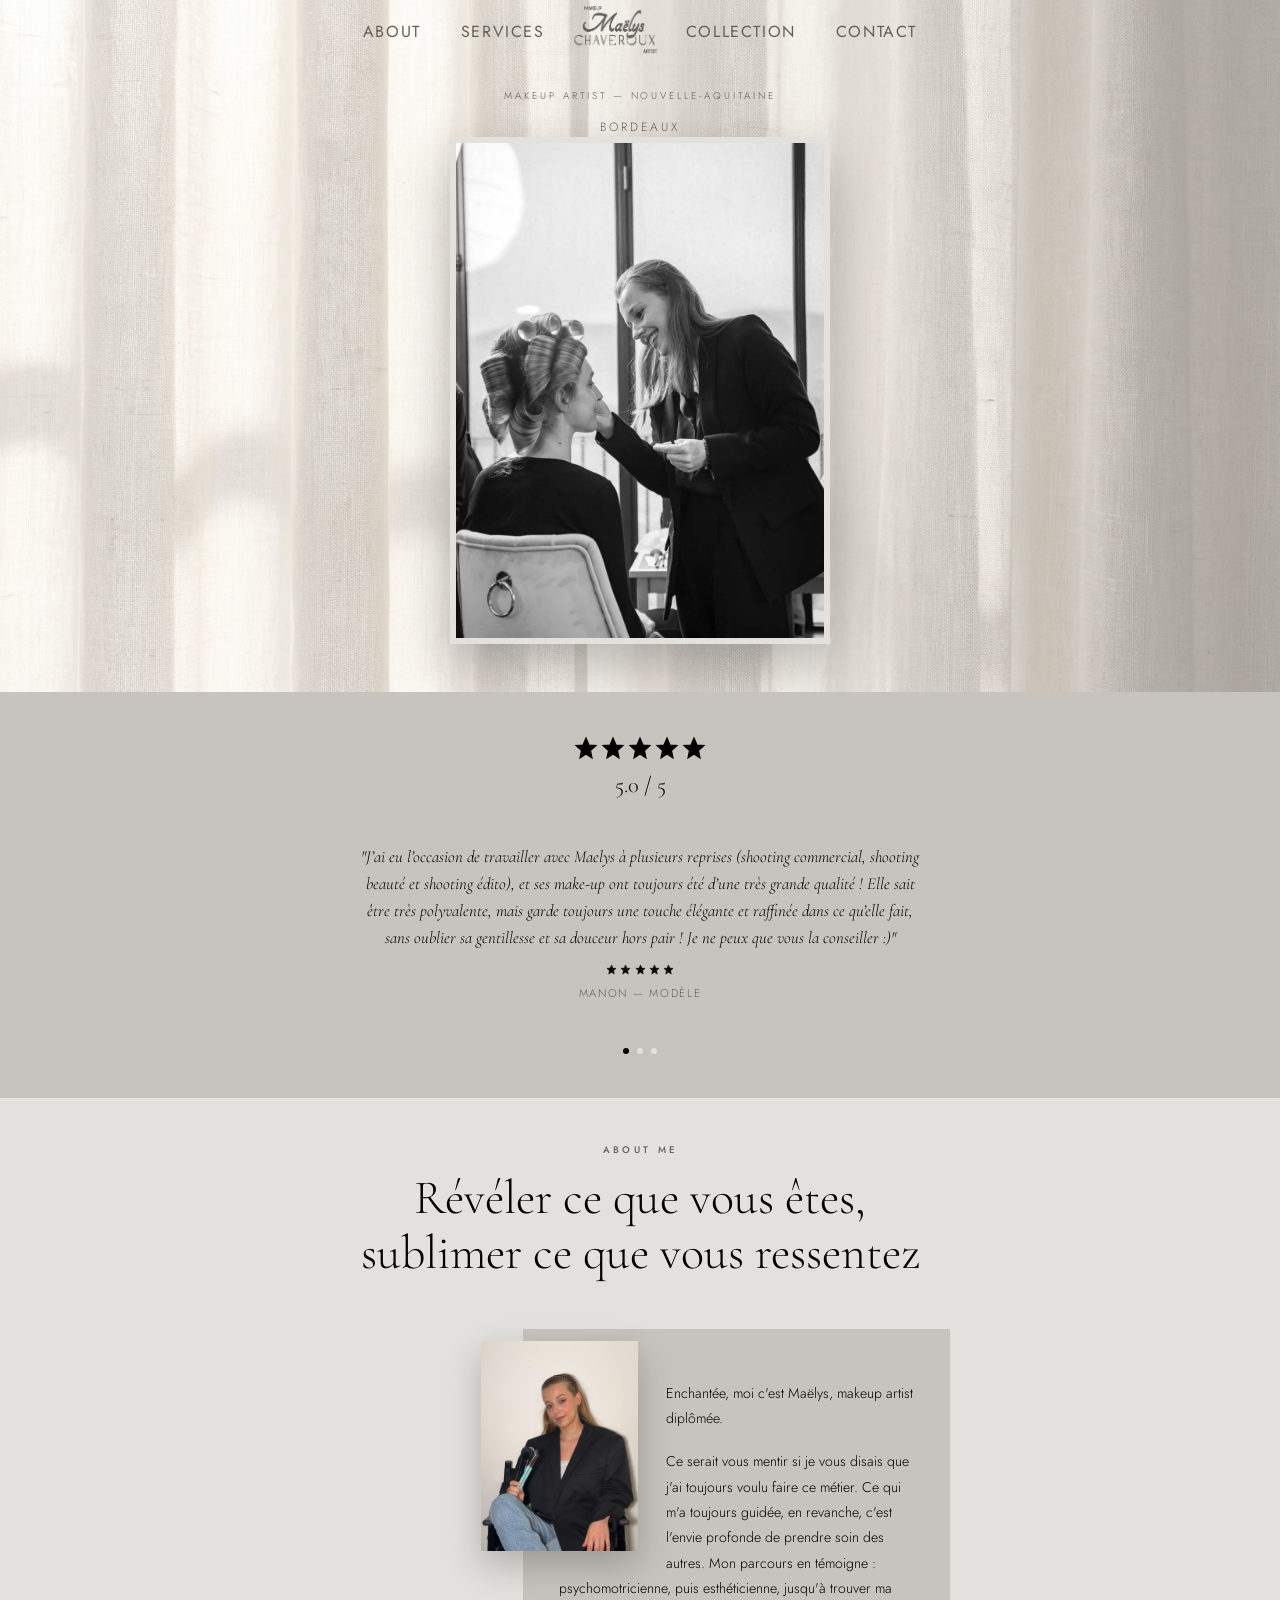
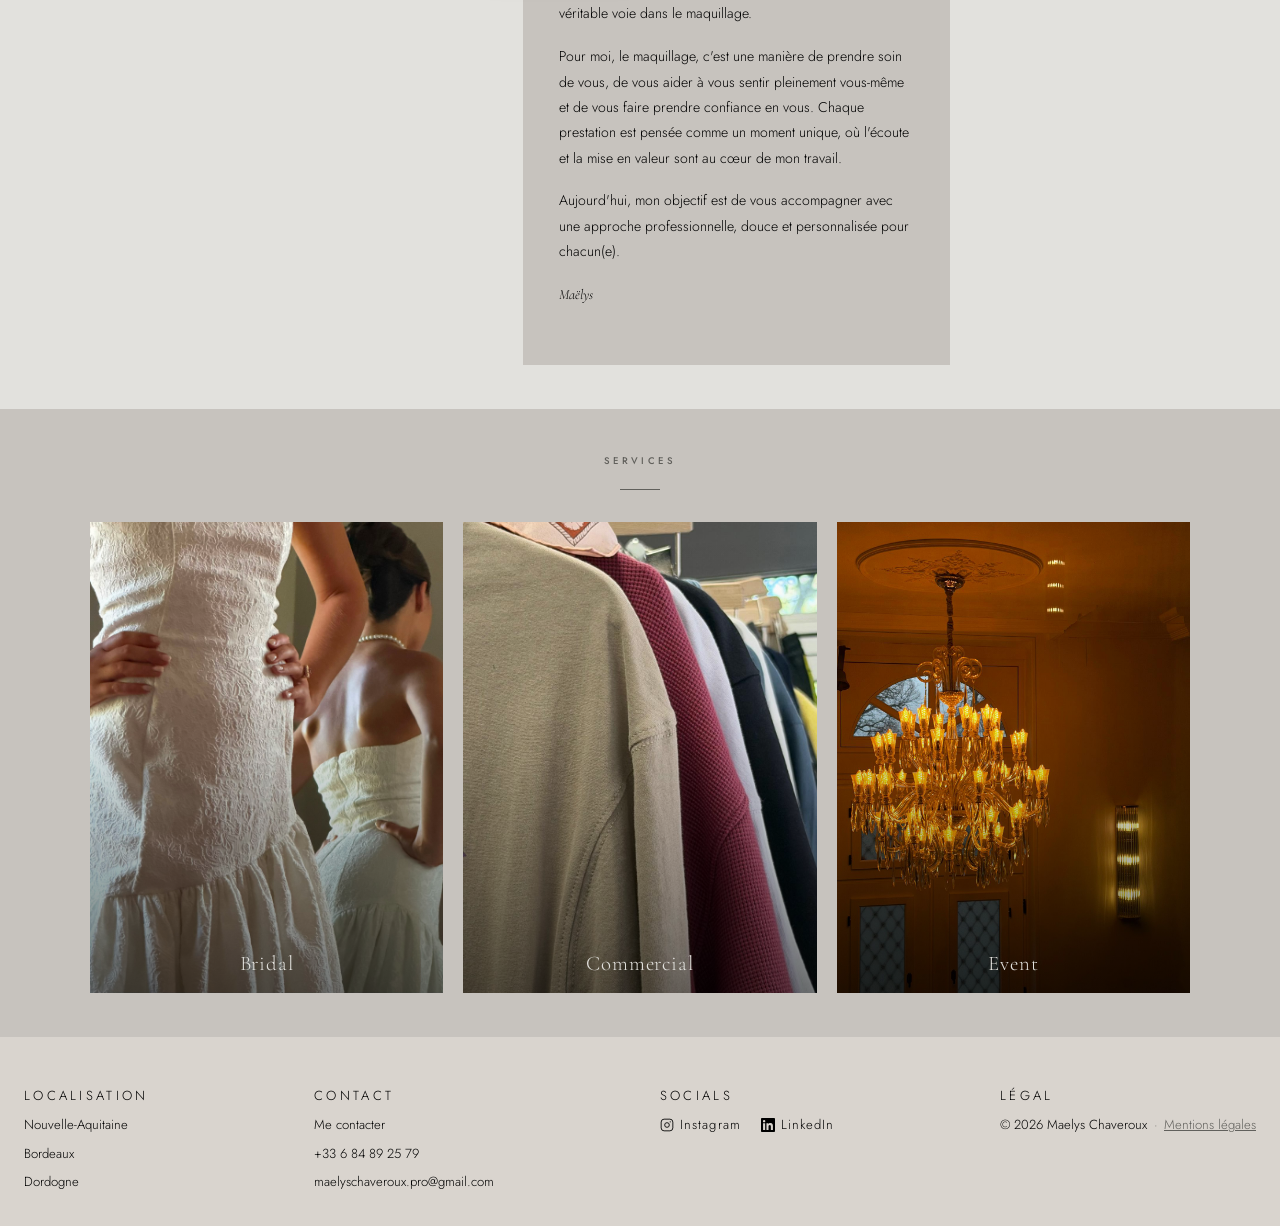
<file: index.html>
<!DOCTYPE html>
<html lang="fr">
<head>
<meta charset="UTF-8">
<meta name="viewport" content="width=device-width, initial-scale=1.0">
<title>Maelys Chaveroux — Makeup Artist Mariage & Shooting | Bordeaux</title>
<meta name="description" content="Maelys Chaveroux, Makeup Artist professionnelle en Nouvelle-Aquitaine. Spécialiste maquillage mariage et shooting photo à Bordeaux.">
<link rel="preconnect" href="https://fonts.googleapis.com">
<link rel="preconnect" href="https://fonts.gstatic.com" crossorigin>
<link href="https://fonts.googleapis.com/css2?family=Cormorant+Garamond:ital,wght@0,300;0,400;0,500;0,600;1,300;1,400&family=Jost:wght@200;300;400&display=swap" rel="stylesheet">
<link rel="stylesheet" href="style.css">
</head>
<body>

<!-- HERO -->
<section id="accueil">
  <!-- NAV -->
  <nav class="site-nav" id="site-nav">
    <a href="index.html#apropos" class="nav-link">About</a>
    <a href="index.html#services" class="nav-link">Services</a>
    <a href="index.html" class="nav-logo">
      <img src="Images/Logo.png" alt="Maelys Chaveroux — Makeup Artist" class="nav-logo-img">
    </a>
    <a href="collection.html" class="nav-link">Collection</a>
    <a href="contact.html" class="nav-link">Contact</a>
  </nav>
  <div class="hero-content">
    <p class="hero-eyebrow">Makeup Artist — Nouvelle-Aquitaine</p>
    <p class="hero-subtitle">Bordeaux</p>
  </div>
  <div class="hero-front-img-wrap">
    <!-- Image supplémentaire centrée, devant : remplacez Images/portrait-hero.jpeg -->
    <img src="Images/Maelys.jpeg" alt="Maelys Chaveroux, makeup artist">
  </div>
  
</section>

<!-- AVIS -->
<section id="avis" class="fade-in">
  <div class="avis-note-globale">
    <div class="stars" id="avis-note-globale-stars"></div>
    <span class="avis-note-chiffre" id="avis-note-chiffre"></span>
  </div>
  <div class="avis-carousel" id="avis-carousel"></div>
  <div class="avis-dots" id="avis-dots"></div>
</section>

<!-- À PROPOS -->
<section id="apropos" class="fade-in">
  <p class="section-label">About me</p>
  <h2 class="section-title">Révéler ce que vous êtes,<br>sublimer ce que vous ressentez</h2>
  <div class="about-stack">
    <div class="about-content">
      <div class="about-photo-card">
        <img src="Images/aboutmeimage.jpeg" alt="Maelys Chaveroux">
      </div>
      <p>Enchantée, moi c'est Maëlys, makeup artist diplômée.</p>
      <p>Ce serait vous mentir si je vous disais que j'ai toujours voulu faire ce métier. Ce qui m'a toujours guidée, en revanche, c'est l'envie profonde de prendre soin des autres. Mon parcours en témoigne : psychomotricienne, puis esthéticienne, jusqu'à trouver ma véritable voie dans le maquillage.</p>
      <p>Pour moi, le maquillage, c'est une manière de prendre soin de vous, de vous aider à vous sentir pleinement vous-même et de vous faire prendre confiance en vous. Chaque prestation est pensée comme un moment unique, où l'écoute et la mise en valeur sont au cœur de mon travail.</p>
      <p>Aujourd'hui, mon objectif est de vous accompagner avec une approche professionnelle, douce et personnalisée pour chacun(e).</p>
      <p class="about-signature">Maëlys</p>
    </div>
  </div>
</section>

<!-- SERVICES -->
<section id="services" class="fade-in">
  <p class="section-label">Services</p>
  <div class="divider"></div>
  <div class="services-grid">
    <a class="service-card" href="Brochures/bridal.pdf" target="_blank" rel="noopener">
      <img src="Images/service-bridal.jpeg" alt="Bridal">
      <div class="service-overlay"><span class="service-name">Bridal</span></div>
    </a>
    <a class="service-card" href="Brochures/commercial.pdf" target="_blank" rel="noopener">
      <img src="Images/service-commercial.jpeg" alt="Commercial">
      <div class="service-overlay"><span class="service-name">Commercial</span></div>
    </a>
    <a class="service-card" href="Brochures/event.pdf" target="_blank" rel="noopener">
      <img src="Images/service-event.jpeg" alt="Event">
      <div class="service-overlay"><span class="service-name">Event</span></div>
    </a>
  </div>
</section>

<!-- FOOTER -->
<footer class="site-footer">
  <div class="footer-block">
    <span class="footer-label">Localisation</span>
    <span>Nouvelle-Aquitaine</span>
    <span>Bordeaux</span>
    <span>Dordogne</span>
  </div>
  <div class="footer-block">
    <span class="footer-label">Contact</span>
    <a href="contact.html">Me contacter</a>
    <a href="tel:+33684892579">+33 6 84 89 25 79</a>
    <a href="mailto:maelyschaveroux.pro@gmail.com">maelyschaveroux.pro@gmail.com</a>
  </div>
  <div class="footer-block">
    <span class="footer-label">Socials</span>
    <div class="footer-socials">
      <a href="https://www.instagram.com/maelys.muapro" target="_blank" rel="noopener" class="footer-social-link">
        <svg width="14" height="14" viewBox="0 0 24 24" fill="none" stroke="currentColor" stroke-width="1.5"><rect x="2" y="2" width="20" height="20" rx="5"/><circle cx="12" cy="12" r="4"/><circle cx="17.5" cy="6.5" r="1" fill="currentColor" stroke="none"/></svg>
        Instagram
      </a>
      <a href="https://www.linkedin.com/in/ma%C3%ABlys-chaveroux-3a135b270/" target="_blank" rel="noopener" class="footer-social-link">
        <svg width="14" height="14" viewBox="0 0 24 24" fill="currentColor"><path d="M20.447 20.452h-3.554v-5.569c0-1.328-.027-3.037-1.852-3.037-1.853 0-2.136 1.445-2.136 2.939v5.667H9.351V9h3.414v1.561h.046c.477-.9 1.637-1.85 3.37-1.85 3.601 0 4.267 2.37 4.267 5.455v6.286zM5.337 7.433a2.062 2.062 0 01-2.063-2.065 2.064 2.064 0 112.063 2.065zm1.782 13.019H3.555V9h3.564v11.452zM22.225 0H1.771C.792 0 0 .774 0 1.729v20.542C0 23.227.792 24 1.771 24h20.451C23.2 24 24 23.227 24 22.271V1.729C24 .774 23.2 0 22.222 0h.003z"/></svg>
        LinkedIn
      </a>
    </div>
  </div>
  <div class="footer-block">
    <span class="footer-label">Légal</span>
    <div class="footer-legal">
      <span>© 2026 Maelys Chaveroux</span>
      <span class="footer-sep">·</span>
      <a href="#" onclick="openModal('mentions');return false;">Mentions légales</a>
    </div>
  </div>
</footer>

<!-- MODALE MENTIONS LÉGALES -->
<div class="modal-overlay" id="modal-mentions">
  <div class="modal-box">
    <button class="modal-close" aria-label="Fermer">✕</button>
    <h2>Mentions légales</h2>
    <h3>Édition du site</h3>
    <p>Le présent site est édité par Chaveroux Maelys, exerçant sous l'enseigne MaelysChaveroux, Entrepreneur Individuel, domicilié(e) a Cenon (33150), immatriculé(e) au Registre National des Entreprises (RNE) sous le numéro SIRET [en cours].</p>
    <h3>TVA</h3>
    <p>Numéro de TVA intracommunautaire : [TVA non applicable, art. 293 B du CGI].</p>
    <h3>Directeur de la publication</h3>
    <p>Maelys Chaveroux</p>
    <h3>Contact</h3>
    <p>maelyschaveroux.pro@gmail.com / +33 6 84 89 25 79</p>
    <h3>Hébergement</h3>
    <p>Le site est hébergé par GitHub Inc., dont le siège social est situé au 88 Colin P. Kelly Jr. St., San Francisco, CA 94107, États-Unis (<a href="https://support.github.com" target="_blank" rel="noopener">https://support.github.com</a>).</p>
    <h3>Propriété intellectuelle</h3>
    <p>L'ensemble des contenus présents sur ce site (photos de réalisations, textes, graphismes, logos) sont la propriété exclusive de Maelys Chaveroux. Toute reproduction, représentation ou diffusion, en tout ou partie, sans autorisation préalable écrite est strictement interdite.</p>
    <h3>Données personnelles et cookies</h3>
    <p>Ce site est un portfolio purement informatif. Il ne collecte aucune donnée personnelle et n'utilise aucun cookie de suivi ou de mesure d'audience.</p>
  </div>
</div>

<script src="script.js"></script>
</body>
</html>
</file>
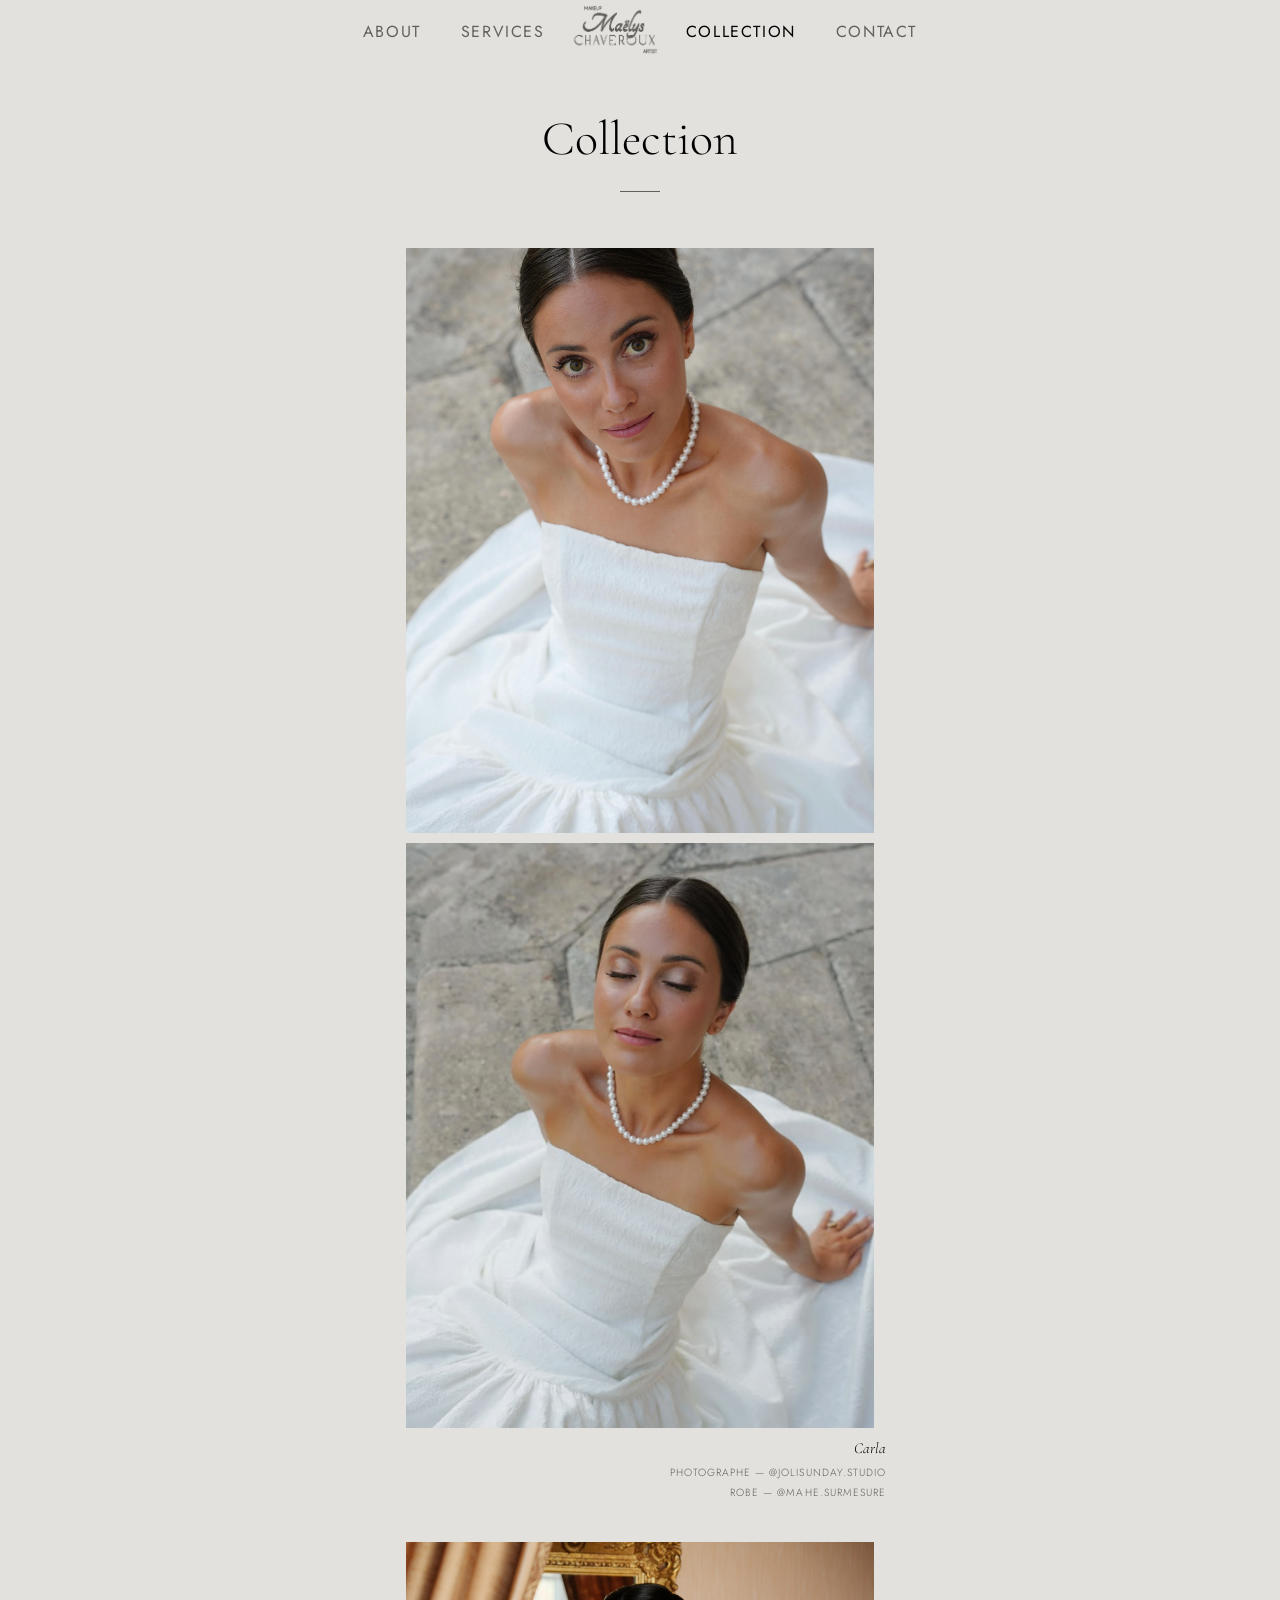
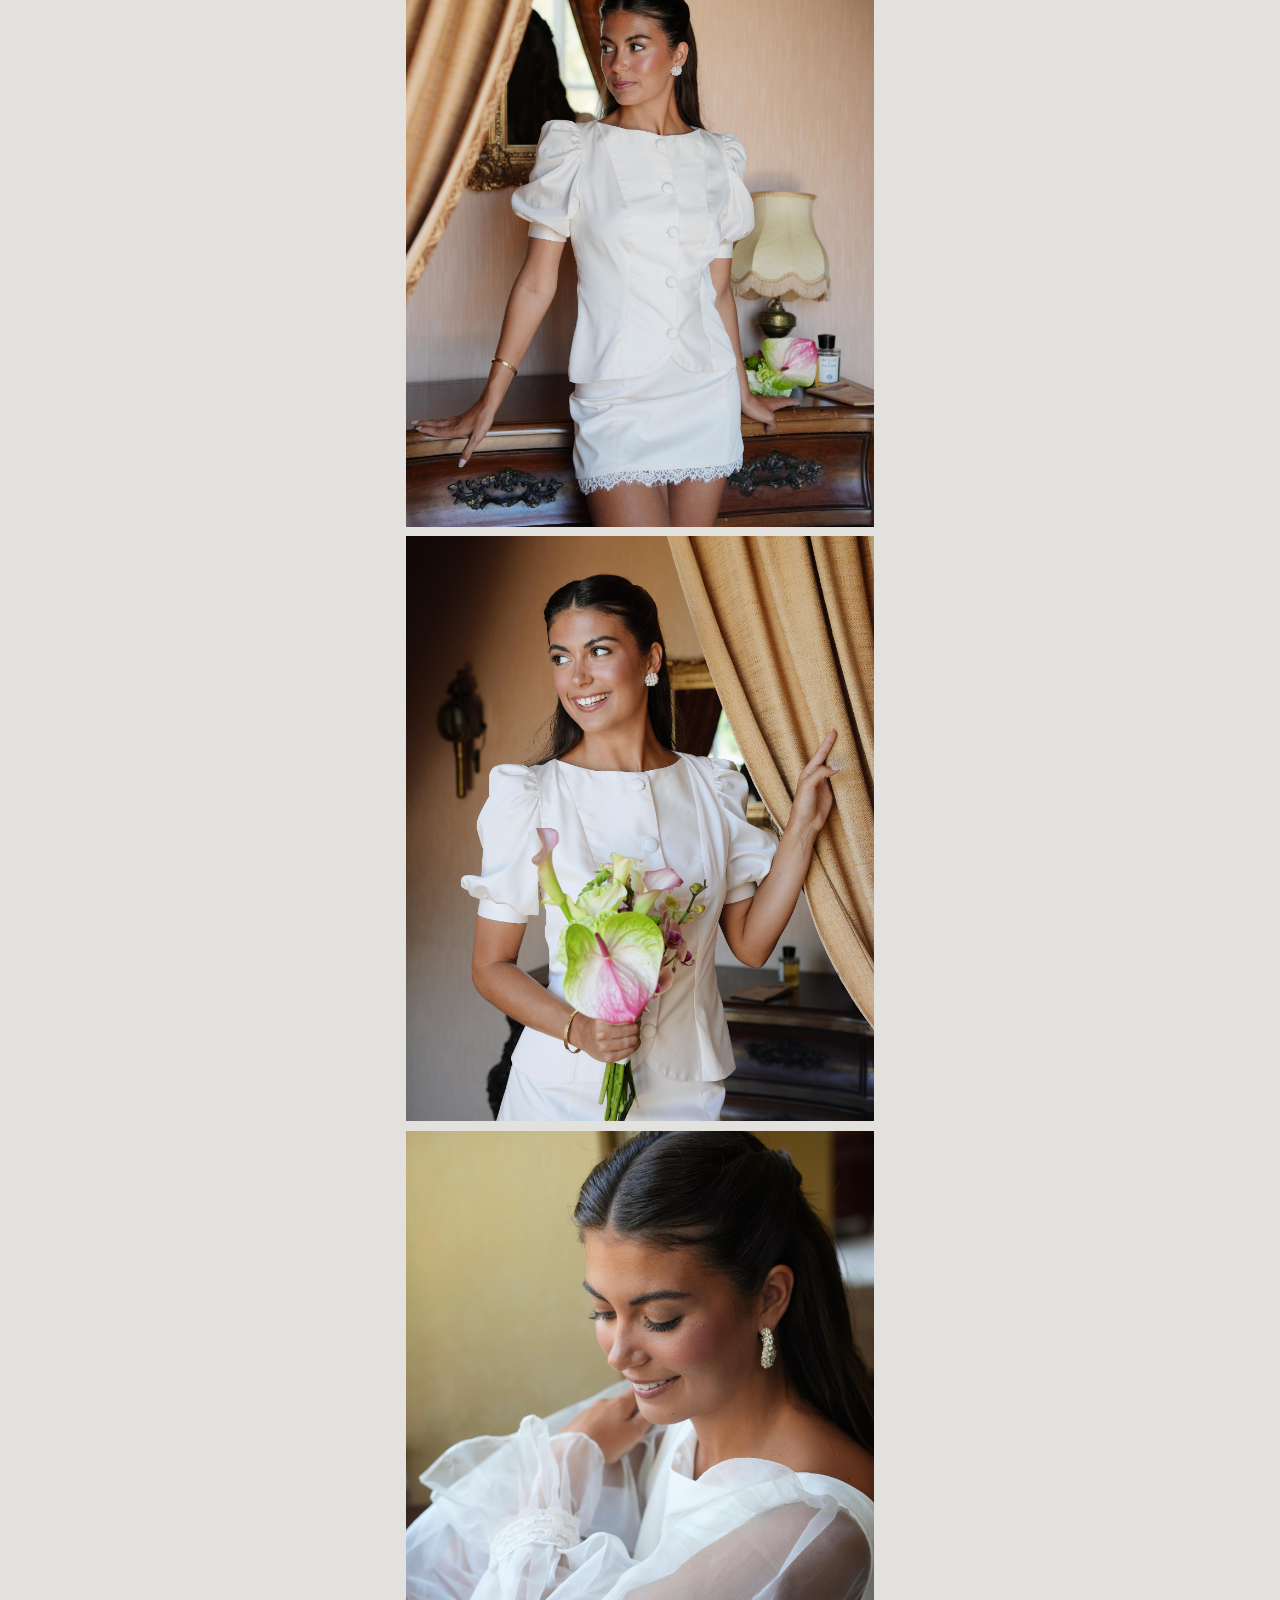
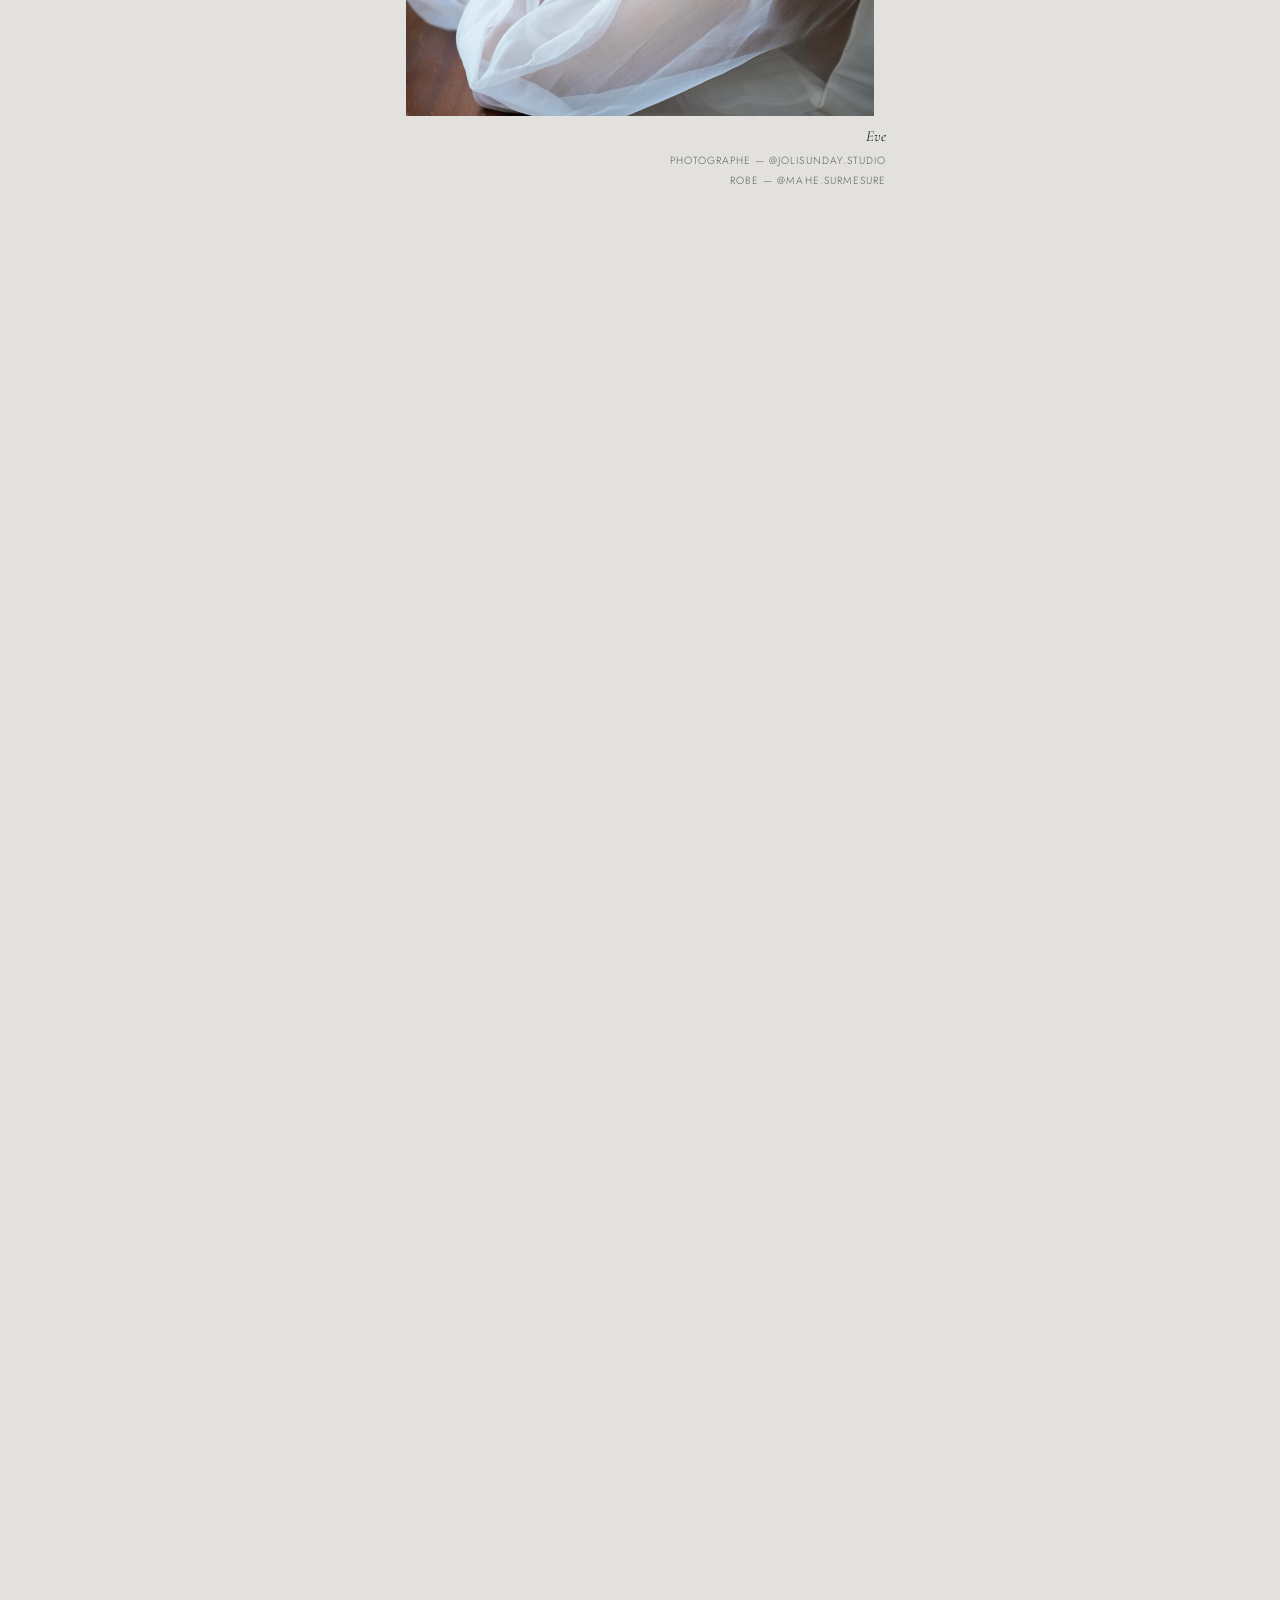
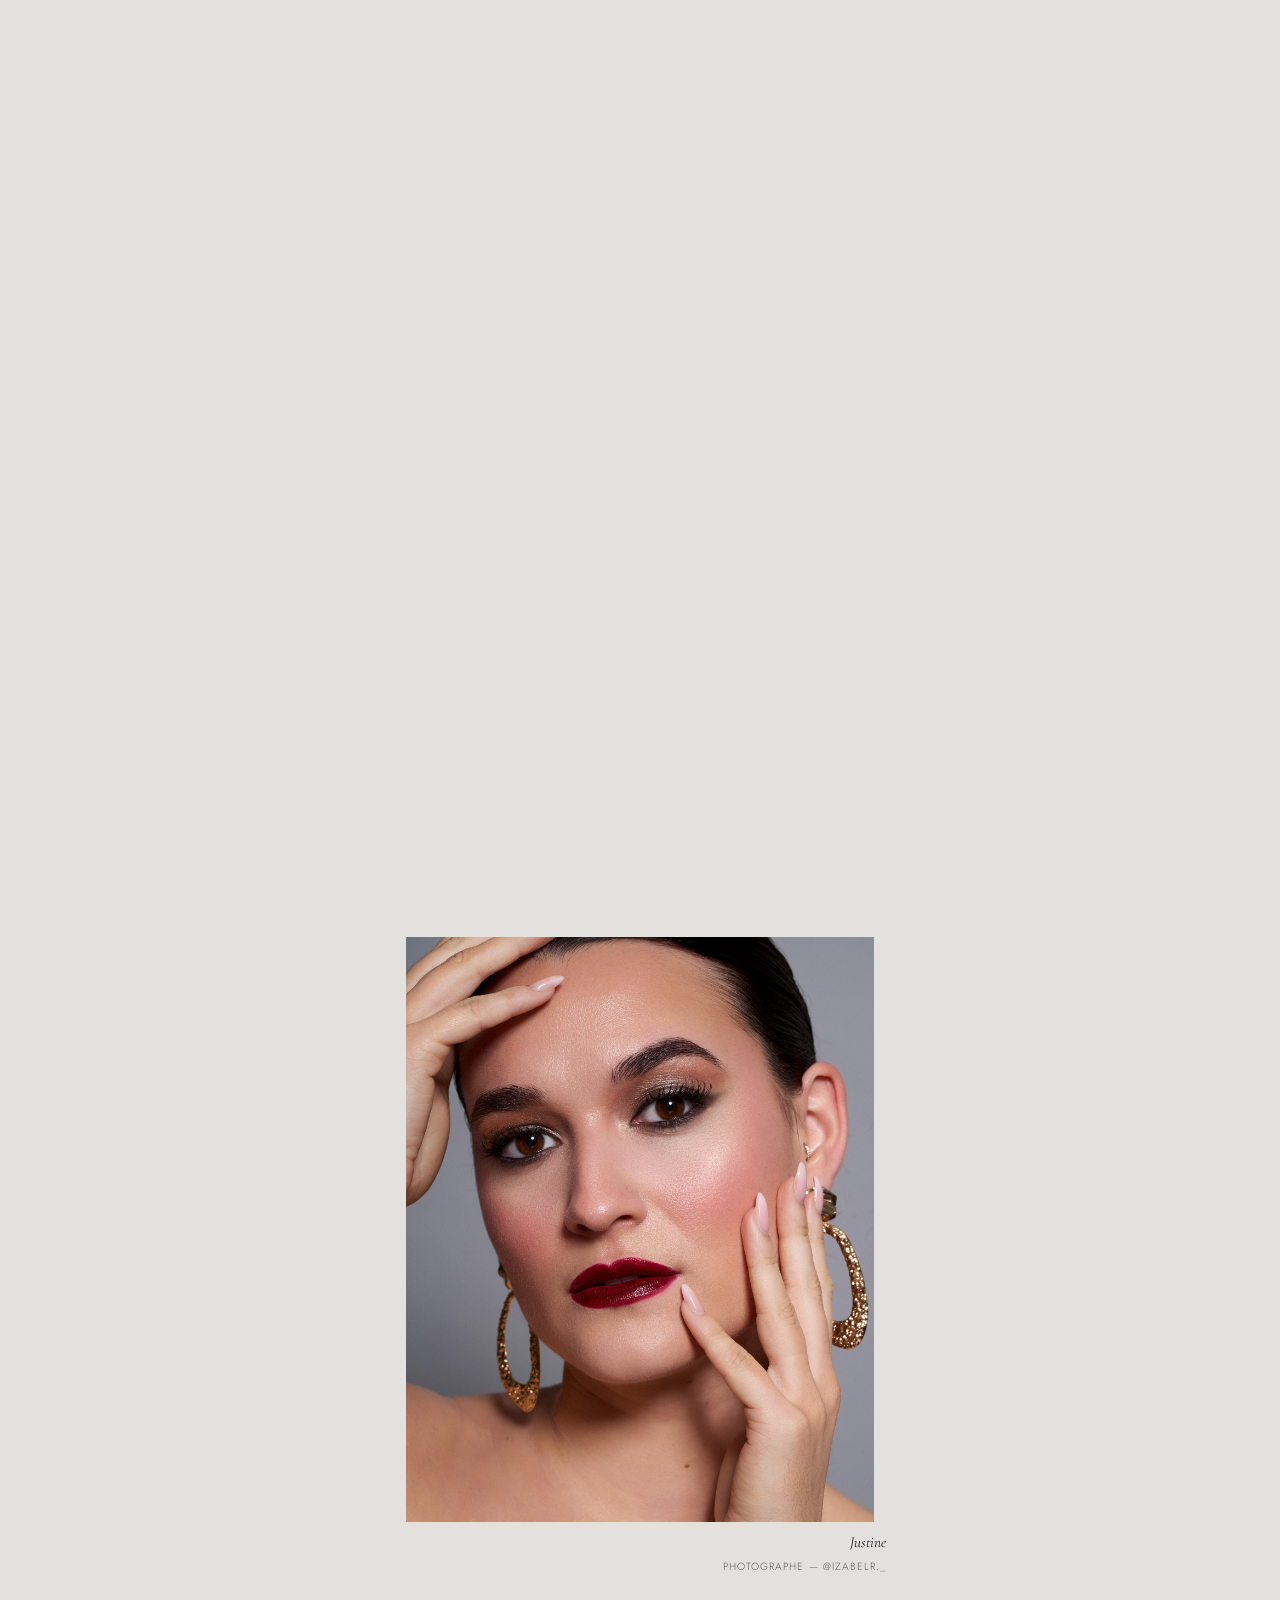
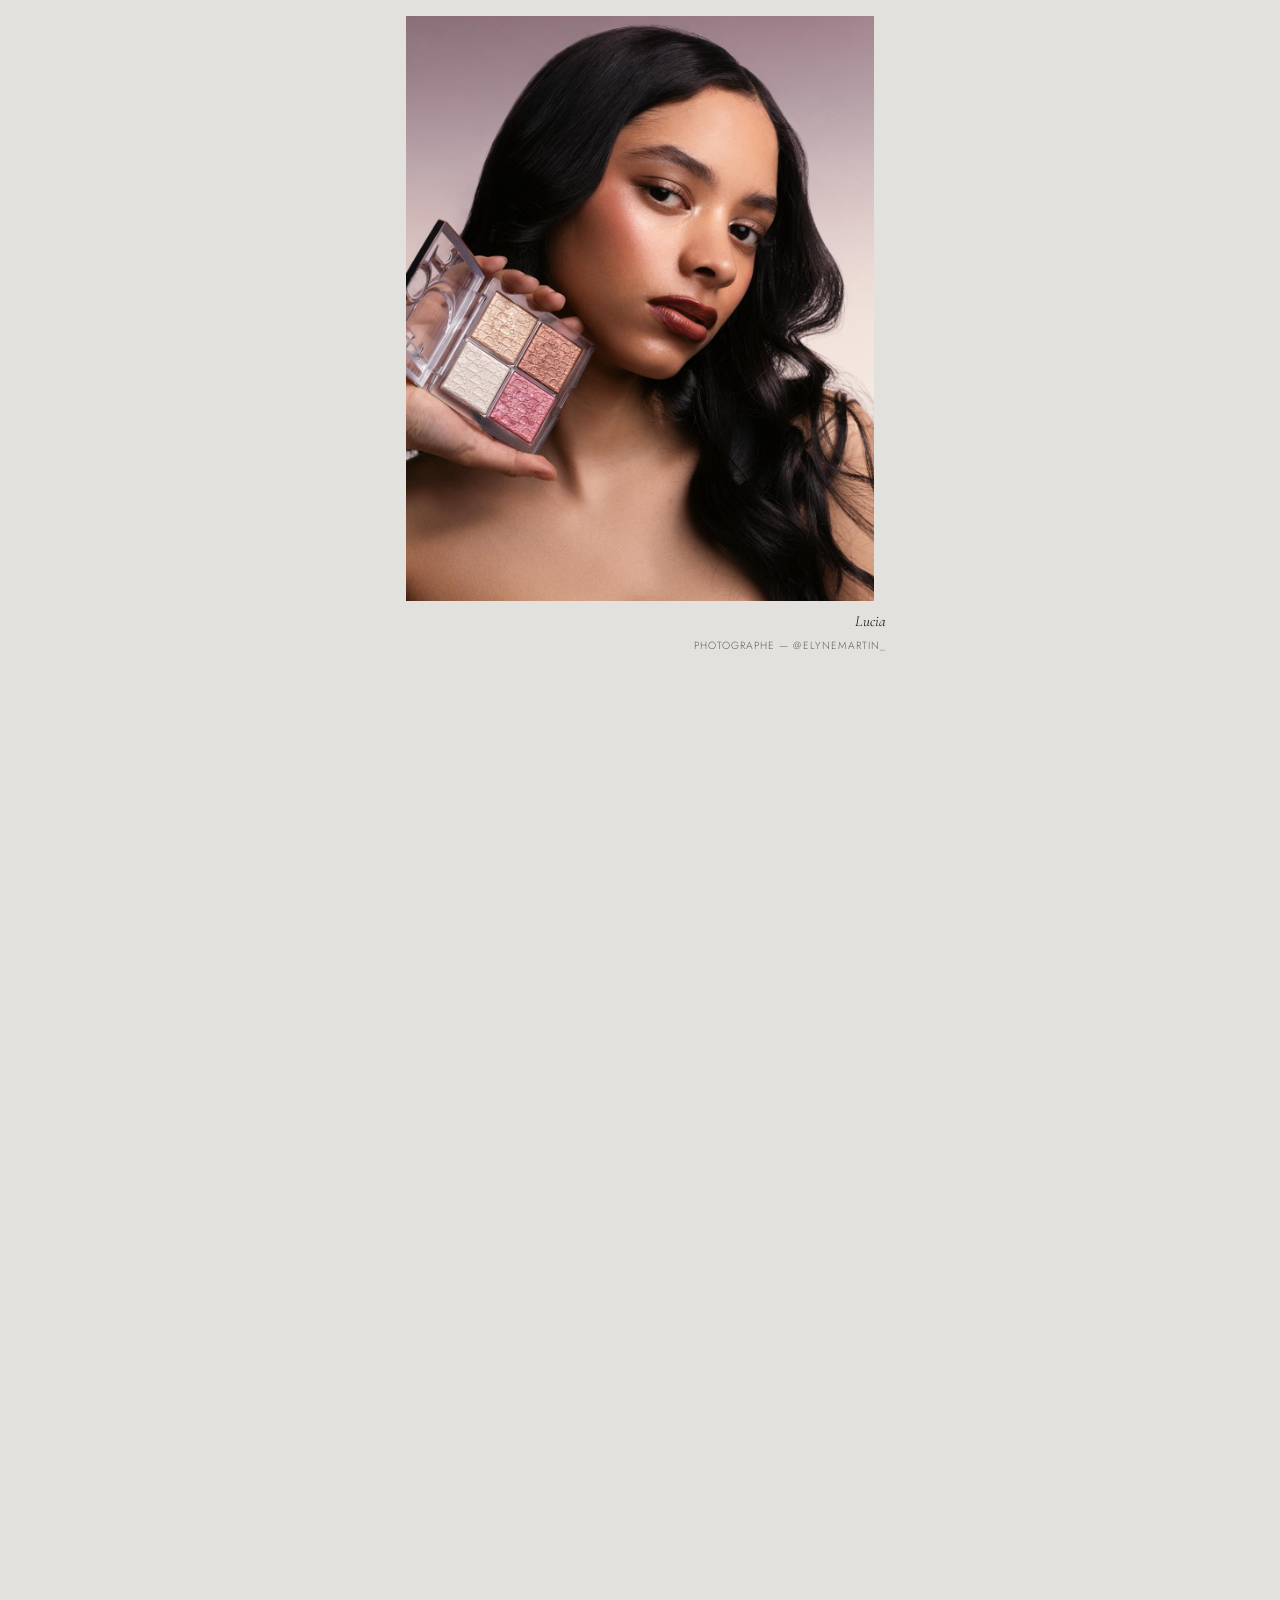
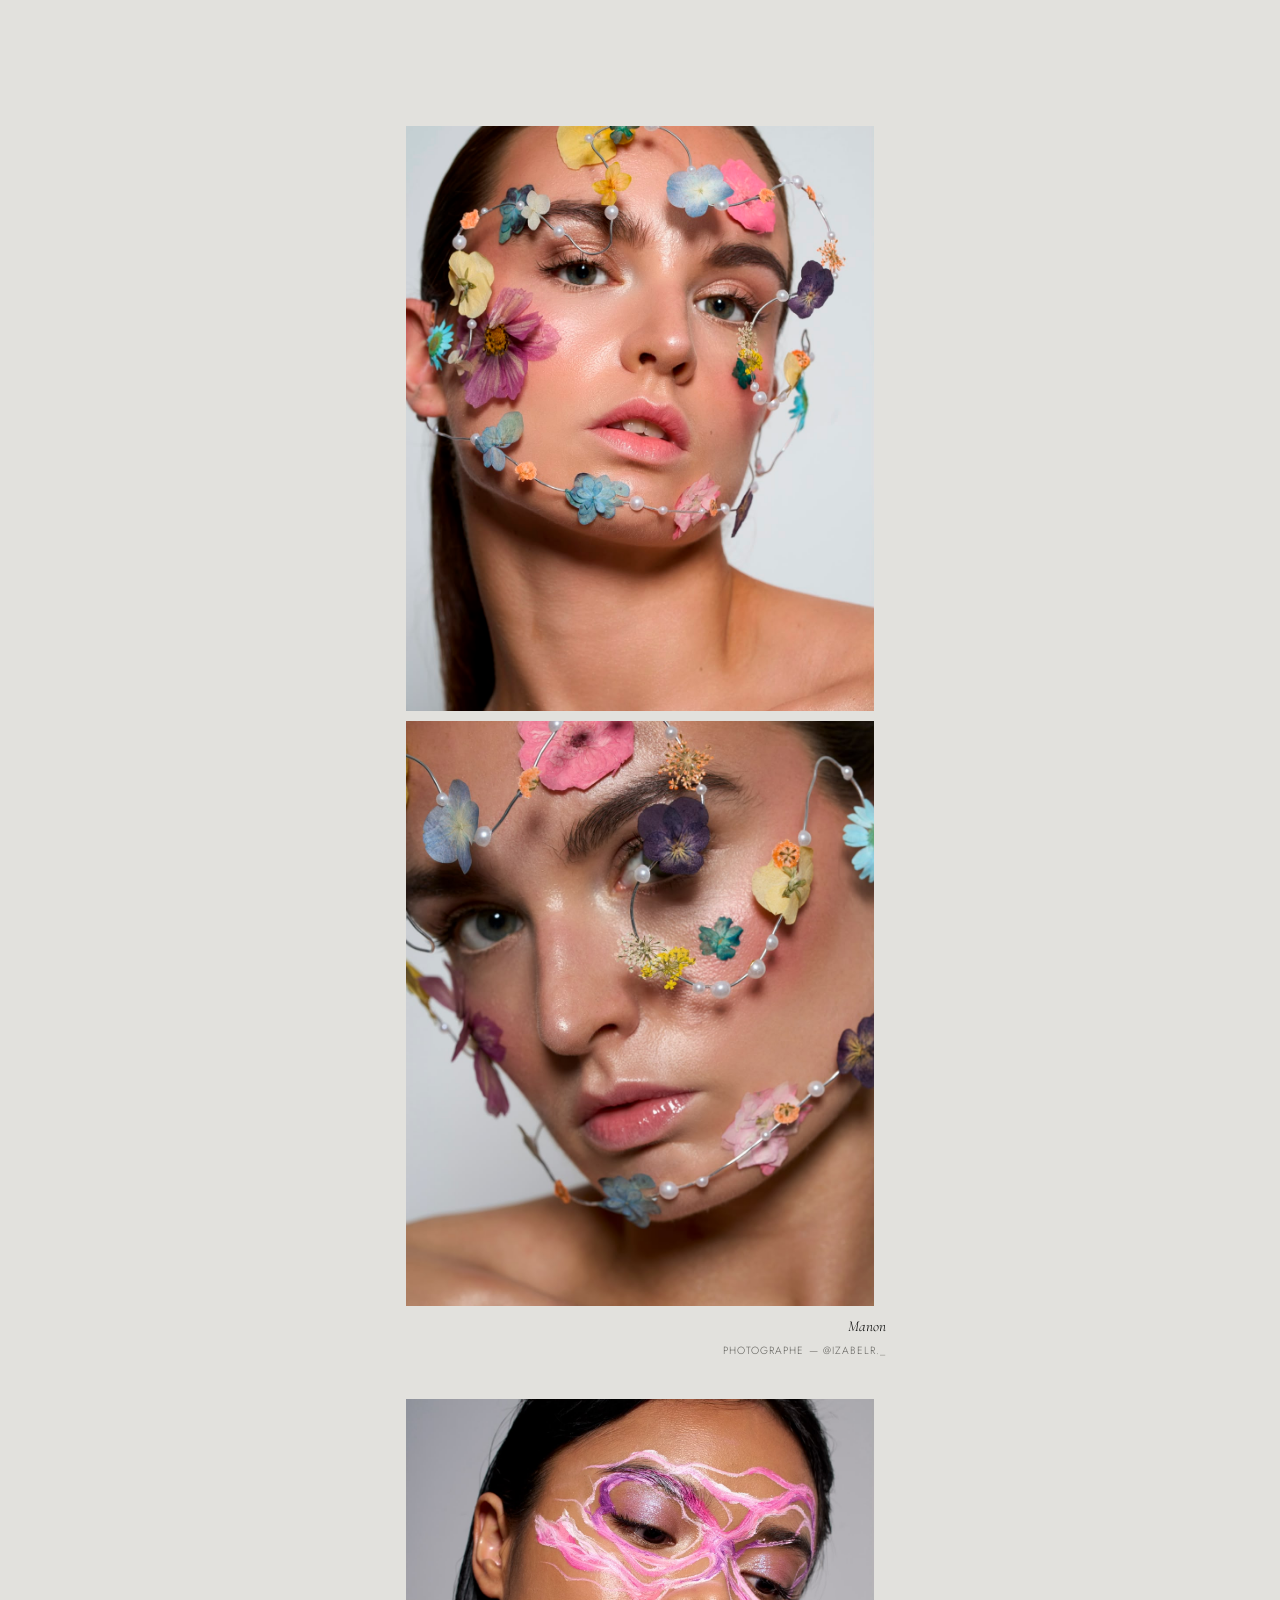
<file: collection.html>
<!DOCTYPE html>
<html lang="fr">
<head>
<meta charset="UTF-8">
<meta name="viewport" content="width=device-width, initial-scale=1.0">
<title>Collection — Maelys Chaveroux Makeup Artist</title>
<link rel="preconnect" href="https://fonts.googleapis.com">
<link rel="preconnect" href="https://fonts.gstatic.com" crossorigin>
<link href="https://fonts.googleapis.com/css2?family=Cormorant+Garamond:ital,wght@0,300;0,400;0,500;0,600;1,300;1,400&family=Jost:wght@200;300;400&display=swap" rel="stylesheet">
<link rel="stylesheet" href="style.css">
</head>
<body>

<!-- NAV -->
<nav class="site-nav" id="site-nav">
  <a href="index.html#apropos" class="nav-link">About</a>
  <a href="index.html#services" class="nav-link">Services</a>
  <a href="index.html" class="nav-logo">
    <img src="Images/Logo.png" alt="Maelys Chaveroux — Makeup Artist" class="nav-logo-img">
  </a>
  <a href="collection.html" class="nav-link active">Collection</a>
  <a href="contact.html" class="nav-link">Contact</a>
</nav>

<section id="collection-hero">
  <h1 class="section-title">Collection</h1>
  <div class="divider"></div>
</section>

<!-- GROUPES DE PHOTOS
     Chaque .collection-group = une prestation. Ajoutez/retirez des <img> selon le nombre de photos,
     et modifiez les deux lignes de légende (modèle/mariée, puis photographe ou autre).

     CALIBRAGE DU CADRAGE : chaque <img> est affichée dans un rectangle fixe (aperçu recadré).
     Changez sa classe pour ajuster quelle partie de la photo reste visible :
       class="pos-top"    → cadrage vers le haut de la photo (utile si le visage est en haut)
       class="pos-center" → cadrage centré (par défaut)
       class="pos-bottom" → cadrage vers le bas de la photo -->
<div class="collection-groups">

  <div class="collection-group fade-in">
    <img src="Images/carla1.jpeg" alt="Carla" class="pos-center">
    <img src="Images/carla2.jpeg" alt="Carla" class="pos-center">
    <div class="collection-caption">
      <span class="caption-name">Carla</span>
      <span class="caption-credit">Photographe — @jolisunday.studio</span>
      <span class="caption-credit">Robe — @mahe.surmesure</span>
    </div>
  </div>

  <div class="collection-group fade-in">
    <img src="Images/eve1.jpeg" alt="Eve" class="pos-center">
    <img src="Images/eve2.jpeg" alt="Eve" class="pos-center">
    <img src="Images/eve3.jpeg" alt="Eve" class="pos-center">
    <div class="collection-caption">
      <span class="caption-name">Eve</span>
      <span class="caption-credit">Photographe — @jolisunday.studio</span>
      <span class="caption-credit">Robe — @mahe.surmesure</span>
    </div>
  </div>

  <div class="collection-group fade-in">
    <img src="Images/mathea1.jpeg" alt="Mathea" class="pos-center">
    <img src="Images/mathea2.jpeg" alt="Mathea" class="pos-center">
    <div class="collection-caption">
      <span class="caption-name">Mathea</span>
      <span class="caption-credit">Photographe — @constance_photographe</span>
      <span class="caption-credit">Robe — @maisonncv</span>
    </div>
  </div>

  <div class="collection-group fade-in">
    <img src="Images/laura1.jpeg" alt="Laura" class="pos-center">
    <div class="collection-caption">
      <span class="caption-name">Laura</span>
      <span class="caption-credit">Photographe — @constance_photographe</span>
      <span class="caption-credit">Robe — @maisonncv</span>
    </div>
  </div>

  <div class="collection-group fade-in">
    <img src="Images/marine1.jpeg" alt="Marine" class="pos-center">
    <div class="collection-caption">
      <span class="caption-name">Marine</span>
      <span class="caption-credit">Photographe — @constance_photographe</span>
      <span class="caption-credit">Robe — @maisonncv</span>
    </div>
  </div>

  <div class="collection-group fade-in">
    <img src="Images/elodie1.jpeg" alt="Elodie" class="pos-center">
    <img src="Images/elodie2.jpeg" alt="Elodie" class="pos-center">
    <img src="Images/elodie3.jpeg" alt="Elodie" class="pos-center">
    <div class="collection-caption">
      <span class="caption-name">Elodie</span>
      <span class="caption-credit">Photographe — @Izabelr._</span>
    </div>
  </div>

  <div class="collection-group fade-in">
    <img src="Images/anna1.jpeg" alt="Anna" class="pos-center">
    <img src="Images/anna2.jpeg" alt="Anna" class="pos-center">
    <div class="collection-caption">
      <span class="caption-name">Anna</span>
      <span class="caption-credit">Photographe — @elynemartin_</span>
    </div>
  </div>

  <div class="collection-group fade-in">
    <img src="Images/manon1.jpeg" alt="Manon" class="pos-center">
    <img src="Images/manon2.jpeg" alt="Manon" class="pos-center">
    <div class="collection-caption">
      <span class="caption-name">Manon</span>
      <span class="caption-credit">Photographe — @Izabelr._</span>
    </div>
  </div>

  <div class="collection-group fade-in">
    <img src="Images/justine1.jpeg" alt="Justine" class="pos-center">
    <div class="collection-caption">
      <span class="caption-name">Justine</span>
      <span class="caption-credit">Photographe — @Izabelr._</span>
    </div>
  </div>

  <div class="collection-group fade-in">
    <img src="Images/lucia1.jpeg" alt="Lucia" class="pos-center">
    <div class="collection-caption">
      <span class="caption-name">Lucia</span>
      <span class="caption-credit">Photographe — @elynemartin_</span>
    </div>
  </div>

  <div class="collection-group fade-in">
    <img src="Images/claire1.jpeg" alt="Claire" class="pos-center">
    <div class="collection-caption">
      <span class="caption-name">Claire</span>
      <span class="caption-credit">Photographe — @Izabelr._</span>
    </div>
  </div>

  <div class="collection-group fade-in">
    <img src="Images/elena_lola1.jpeg" alt="Elena et Lola" class="pos-center">
    <div class="collection-caption">
      <span class="caption-name">Elena &amp; Lola</span>
      <span class="caption-credit">Photographe — @Izabelr._</span>
    </div>
  </div>

  <div class="collection-group fade-in">
    <img src="Images/amelie1.jpeg" alt="Amelie" class="pos-center">
    <img src="Images/amelie2.jpeg" alt="Amelie" class="pos-center">
    <div class="collection-caption">
      <span class="caption-name">Amelie</span>
      <span class="caption-credit">Photographe — @l_oeil_de.pauline</span>
    </div>
  </div>

  <div class="collection-group fade-in">
    <img src="Images/manon3.jpeg" alt="Manon" class="pos-center">
    <img src="Images/manon4.jpeg" alt="Manon" class="pos-center">
    <div class="collection-caption">
      <span class="caption-name">Manon</span>
      <span class="caption-credit">Photographe — @Izabelr._</span>
    </div>
  </div>

  <div class="collection-group fade-in">
    <img src="Images/srey-nit1.jpeg" alt="Srey-nit" class="pos-center">
    <img src="Images/srey-nit2.jpeg" alt="Srey-nit" class="pos-center">
    <div class="collection-caption">
      <span class="caption-name">Srey-nit</span>
      <span class="caption-credit">Photographe — @Izabelr._</span>
    </div>
  </div>

  <div class="collection-group fade-in">
    <img src="Images/manon5.jpeg" alt="Manon" class="pos-center">
    <img src="Images/manon7.jpeg" alt="Manon" class="pos-center">
    <img src="Images/manon6.jpeg" alt="Manon" class="pos-center">
    <div class="collection-caption">
      <span class="caption-name">Manon</span>
      <span class="caption-credit">Photographe — @clarabaie</span>
    </div>
  </div>

</div>

<!-- FOOTER -->
<footer class="site-footer">
  <div class="footer-block">
    <span class="footer-label">Localisation</span>
    <span>Nouvelle-Aquitaine</span>
    <span>Bordeaux</span>
    <span>Dordogne</span>
  </div>
  <div class="footer-block">
    <span class="footer-label">Contact</span>
    <a href="contact.html">Me contacter</a>
    <a href="tel:+33684892579">+33 6 84 89 25 79</a>
    <a href="mailto:maelyschaveroux.pro@gmail.com">maelyschaveroux.pro@gmail.com</a>
  </div>
  <div class="footer-block">
    <span class="footer-label">Socials</span>
    <div class="footer-socials">
      <a href="https://www.instagram.com/maelys.muapro" target="_blank" rel="noopener" class="footer-social-link">
        <svg width="14" height="14" viewBox="0 0 24 24" fill="none" stroke="currentColor" stroke-width="1.5"><rect x="2" y="2" width="20" height="20" rx="5"/><circle cx="12" cy="12" r="4"/><circle cx="17.5" cy="6.5" r="1" fill="currentColor" stroke="none"/></svg>
        Instagram
      </a>
      <a href="https://www.linkedin.com/in/ma%C3%ABlys-chaveroux-3a135b270/" target="_blank" rel="noopener" class="footer-social-link">
        <svg width="14" height="14" viewBox="0 0 24 24" fill="currentColor"><path d="M20.447 20.452h-3.554v-5.569c0-1.328-.027-3.037-1.852-3.037-1.853 0-2.136 1.445-2.136 2.939v5.667H9.351V9h3.414v1.561h.046c.477-.9 1.637-1.85 3.37-1.85 3.601 0 4.267 2.37 4.267 5.455v6.286zM5.337 7.433a2.062 2.062 0 01-2.063-2.065 2.064 2.064 0 112.063 2.065zm1.782 13.019H3.555V9h3.564v11.452zM22.225 0H1.771C.792 0 0 .774 0 1.729v20.542C0 23.227.792 24 1.771 24h20.451C23.2 24 24 23.227 24 22.271V1.729C24 .774 23.2 0 22.222 0h.003z"/></svg>
        LinkedIn
      </a>
    </div>
  </div>
  <div class="footer-block">
    <span class="footer-label">Légal</span>
    <div class="footer-legal">
      <span>© 2026 Maelys Chaveroux</span>
      <span class="footer-sep">·</span>
      <a href="index.html#" onclick="openModal('mentions');return false;">Mentions légales</a>
    </div>
  </div>
</footer>

<!-- LIGHTBOX -->
<div class="lightbox" id="lightbox">
  <div class="lightbox-header">
    <button class="lightbox-close" onclick="closeLightbox()" aria-label="Fermer">✕</button>
  </div>
  <div class="lightbox-main">
    <button class="lightbox-nav prev" onclick="navLightbox(-1)" aria-label="Précédent">‹</button>
    <div id="lightbox-img-container"></div>
    <button class="lightbox-nav next" onclick="navLightbox(1)" aria-label="Suivant">›</button>
  </div>
</div>

<!-- MODALE MENTIONS LÉGALES (répétée pour être accessible depuis cette page) -->
<div class="modal-overlay" id="modal-mentions">
  <div class="modal-box">
    <button class="modal-close" aria-label="Fermer">✕</button>
    <h2>Mentions légales</h2>
    <h3>Édition du site</h3>
    <p>Le présent site est édité par Chaveroux Maelys, exerçant sous l'enseigne MaelysChaveroux, Entrepreneur Individuel, domicilié(e) a Cenon (33150), immatriculé(e) au Registre National des Entreprises (RNE) sous le numéro SIRET [en cours].</p>
    <h3>TVA</h3>
    <p>Numéro de TVA intracommunautaire : [TVA non applicable, art. 293 B du CGI].</p>
    <h3>Directeur de la publication</h3>
    <p>Maelys Chaveroux</p>
    <h3>Contact</h3>
    <p>maelyschaveroux.pro@gmail.com / +33 6 84 89 25 79</p>
    <h3>Hébergement</h3>
    <p>Le site est hébergé par GitHub Inc., dont le siège social est situé au 88 Colin P. Kelly Jr. St., San Francisco, CA 94107, États-Unis (<a href="https://support.github.com" target="_blank" rel="noopener">https://support.github.com</a>).</p>
    <h3>Propriété intellectuelle</h3>
    <p>L'ensemble des contenus présents sur ce site (photos de réalisations, textes, graphismes, logos) sont la propriété exclusive de Maelys Chaveroux. Toute reproduction, représentation ou diffusion, en tout ou partie, sans autorisation préalable écrite est strictement interdite.</p>
    <h3>Données personnelles et cookies</h3>
    <p>Ce site est un portfolio purement informatif. Il ne collecte aucune donnée personnelle et n'utilise aucun cookie de suivi ou de mesure d'audience.</p>
  </div>
</div>

<script src="script.js"></script>
</body>
</html>
</file>
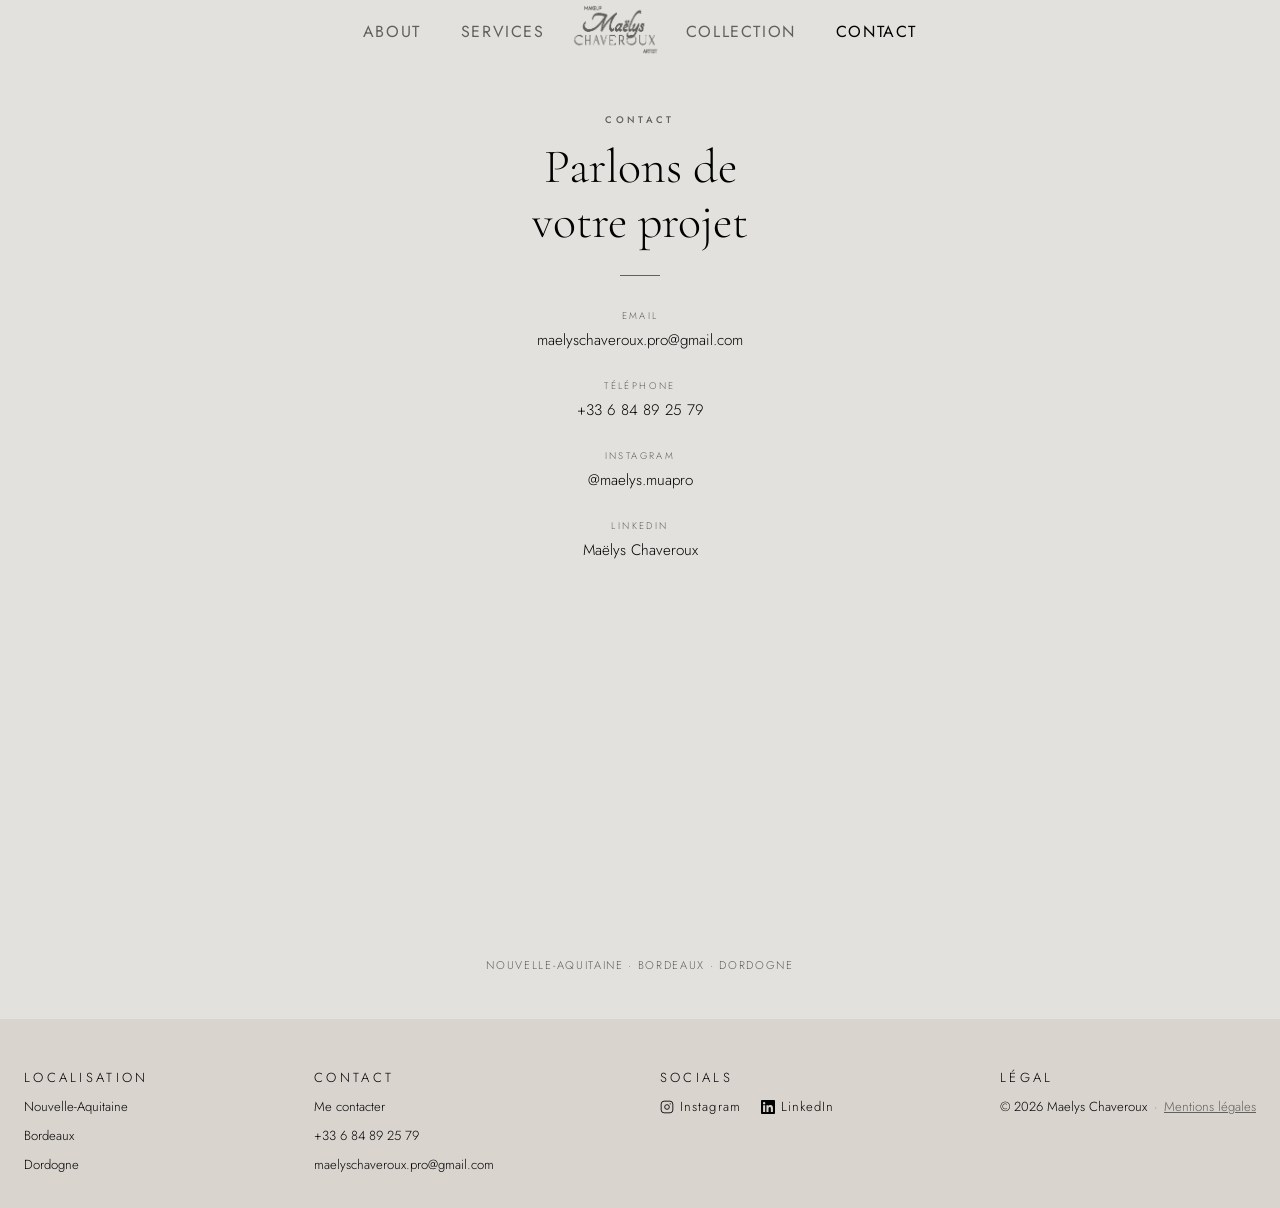
<file: contact.html>
<!DOCTYPE html>
<html lang="fr">
<head>
<meta charset="UTF-8">
<meta name="viewport" content="width=device-width, initial-scale=1.0">
<title>Contact — Maelys Chaveroux Makeup Artist</title>
<link rel="preconnect" href="https://fonts.googleapis.com">
<link rel="preconnect" href="https://fonts.gstatic.com" crossorigin>
<link href="https://fonts.googleapis.com/css2?family=Cormorant+Garamond:ital,wght@0,300;0,400;0,500;0,600;1,300;1,400&family=Jost:wght@200;300;400&display=swap" rel="stylesheet">
<link rel="stylesheet" href="style.css">
</head>
<body>

<!-- NAV -->
<nav class="site-nav" id="site-nav">
  <a href="index.html#apropos" class="nav-link">About</a>
  <a href="index.html#services" class="nav-link">Services</a>
  <a href="index.html" class="nav-logo">
    <img src="Images/Logo.png" alt="Maelys Chaveroux — Makeup Artist" class="nav-logo-img">
  </a>
  <a href="collection.html" class="nav-link">Collection</a>
  <a href="contact.html" class="nav-link active">Contact</a>
</nav>

<section id="contact-page">
  <p class="section-label">Contact</p>
  <h1 class="section-title">Parlons de<br>votre projet</h1>
  <div class="divider"></div>

  <div class="contact-info-grid fade-in">
    <div class="contact-info-item">
      <span class="contact-info-label">Email</span>
      <a href="mailto:maelyschaveroux.pro@gmail.com">maelyschaveroux.pro@gmail.com</a>
    </div>
    <div class="contact-info-item">
      <span class="contact-info-label">Téléphone</span>
      <a href="tel:+33684892579">+33 6 84 89 25 79</a>
    </div>
    <div class="contact-info-item">
      <span class="contact-info-label">Instagram</span>
      <a href="https://www.instagram.com/maelys.muapro" target="_blank" rel="noopener">@maelys.muapro</a>
    </div>
    <div class="contact-info-item">
      <span class="contact-info-label">LinkedIn</span>
      <a href="https://www.linkedin.com/in/ma%C3%ABlys-chaveroux-3a135b270/" target="_blank" rel="noopener">Maëlys Chaveroux</a>
    </div>
  </div>

  <!-- CARTE — centrée sur Bordeaux -->
  <div class="contact-map-wrap fade-in">
    <iframe
      src="https://www.google.com/maps?q=Bordeaux,France&z=9&output=embed"
      title="Zone d'intervention — Bordeaux" loading="lazy"></iframe>
    <p class="contact-map-caption">Nouvelle-Aquitaine · Bordeaux · Dordogne</p>
  </div>
</section>

<!-- FOOTER -->
<footer class="site-footer">
  <div class="footer-block">
    <span class="footer-label">Localisation</span>
    <span>Nouvelle-Aquitaine</span>
    <span>Bordeaux</span>
    <span>Dordogne</span>
  </div>
  <div class="footer-block">
    <span class="footer-label">Contact</span>
    <a href="contact.html">Me contacter</a>
    <a href="tel:+33684892579">+33 6 84 89 25 79</a>
    <a href="mailto:maelyschaveroux.pro@gmail.com">maelyschaveroux.pro@gmail.com</a>
  </div>
  <div class="footer-block">
    <span class="footer-label">Socials</span>
    <div class="footer-socials">
      <a href="https://www.instagram.com/maelys.muapro" target="_blank" rel="noopener" class="footer-social-link">
        <svg width="14" height="14" viewBox="0 0 24 24" fill="none" stroke="currentColor" stroke-width="1.5"><rect x="2" y="2" width="20" height="20" rx="5"/><circle cx="12" cy="12" r="4"/><circle cx="17.5" cy="6.5" r="1" fill="currentColor" stroke="none"/></svg>
        Instagram
      </a>
      <a href="https://www.linkedin.com/in/ma%C3%ABlys-chaveroux-3a135b270/" target="_blank" rel="noopener" class="footer-social-link">
        <svg width="14" height="14" viewBox="0 0 24 24" fill="currentColor"><path d="M20.447 20.452h-3.554v-5.569c0-1.328-.027-3.037-1.852-3.037-1.853 0-2.136 1.445-2.136 2.939v5.667H9.351V9h3.414v1.561h.046c.477-.9 1.637-1.85 3.37-1.85 3.601 0 4.267 2.37 4.267 5.455v6.286zM5.337 7.433a2.062 2.062 0 01-2.063-2.065 2.064 2.064 0 112.063 2.065zm1.782 13.019H3.555V9h3.564v11.452zM22.225 0H1.771C.792 0 0 .774 0 1.729v20.542C0 23.227.792 24 1.771 24h20.451C23.2 24 24 23.227 24 22.271V1.729C24 .774 23.2 0 22.222 0h.003z"/></svg>
        LinkedIn
      </a>
    </div>
  </div>
  <div class="footer-block">
    <span class="footer-label">Légal</span>
    <div class="footer-legal">
      <span>© 2026 Maelys Chaveroux</span>
      <span class="footer-sep">·</span>
      <a href="#" onclick="openModal('mentions');return false;">Mentions légales</a>
    </div>
  </div>
</footer>

<!-- MODALE MENTIONS LÉGALES -->
<div class="modal-overlay" id="modal-mentions">
  <div class="modal-box">
    <button class="modal-close" aria-label="Fermer">✕</button>
    <h2>Mentions légales</h2>
    <h3>Édition du site</h3>
    <p>Le présent site est édité par Chaveroux Maelys, exerçant sous l'enseigne MaelysChaveroux, Entrepreneur Individuel, domicilié(e) a Cenon (33150), immatriculé(e) au Registre National des Entreprises (RNE) sous le numéro SIRET [en cours].</p>
    <h3>TVA</h3>
    <p>Numéro de TVA intracommunautaire : [TVA non applicable, art. 293 B du CGI].</p>
    <h3>Directeur de la publication</h3>
    <p>Maelys Chaveroux</p>
    <h3>Contact</h3>
    <p>maelyschaveroux.pro@gmail.com / +33 6 84 89 25 79</p>
    <h3>Hébergement</h3>
    <p>Le site est hébergé par GitHub Inc., dont le siège social est situé au 88 Colin P. Kelly Jr. St., San Francisco, CA 94107, États-Unis (<a href="https://support.github.com" target="_blank" rel="noopener">https://support.github.com</a>).</p>
    <h3>Propriété intellectuelle</h3>
    <p>L'ensemble des contenus présents sur ce site (photos de réalisations, textes, graphismes, logos) sont la propriété exclusive de Maelys Chaveroux. Toute reproduction, représentation ou diffusion, en tout ou partie, sans autorisation préalable écrite est strictement interdite.</p>
    <h3>Données personnelles et cookies</h3>
    <p>Ce site est un portfolio purement informatif. Il ne collecte aucune donnée personnelle et n'utilise aucun cookie de suivi ou de mesure d'audience.</p>
  </div>
</div>

<script src="script.js"></script>
</body>
</html>
</file>
<file: style.css>
/* ==========================================================================
   MAELYS CHAVEROUX — MAKEUP ARTIST
   Feuille de style unique, partagée par les 3 pages (index / collection / contact)
   Mobile first : les règles de base ciblent le mobile, les media queries
   (min-width) ajoutent les ajustements tablette / desktop.
   ========================================================================== */

/* ── VARIABLES : à modifier ici pour changer tout le site ── */
:root {
  /* Couleurs — reprises du site actuel */
  --fonce: #D9D4CE;      /* foncé (accents, fonds de section) */
  --clair: #E2E1DD;      /* clair (fond général) */
  --gris: #C7C3BE;       /* gris (boutons, cta) */
  --text-dark: #000000;  /* texte noir */
  --text-light: #61605C; /* texte gris/blanc sur fond clair */
  --blanc: #ffffff;

  /* Typographies */
  /* Titres : Atteron. Si vous possédez le fichier de police (.woff2),
     déposez-le dans /Fonts/Atteron.woff2 et décommentez le @font-face
     tout en bas de ce fichier. En attendant, on utilise un repli élégant. */
  --font-titres: 'Atteron', 'Cormorant Garamond', Georgia, serif;
  --font-texte: 'Jost', sans-serif;

  /* Rythme */
  --section-pad: 2.75rem 1rem;
  --container-max: 1100px;
  --nav-height: 64px;
}

*, *::before, *::after { box-sizing: border-box; margin: 0; padding: 0; }
html { scroll-behavior: smooth; }
body {
  background: var(--clair);
  color: var(--text-dark);
  font-family: var(--font-texte);
  font-weight: 300;
  line-height: 1.7;
  overflow-x: hidden;
}
a { color: inherit; }
img { max-width: 100%; display: block; }
.container { max-width: var(--container-max); margin: 0 auto; }

section { padding: var(--section-pad); }
.section-label {
  font-size: 0.6rem;
  font-weight: 500;
  letter-spacing: 0.35em;
  text-transform: uppercase;
  color: var(--text-light);
  margin-bottom: 0.75rem;
  text-align: center;
}
.section-title {
  font-family: var(--font-titres);
  font-size: clamp(2rem, 8vw, 3rem);
  font-weight: 300;
  line-height: 1.15;
  color: var(--text-dark);
  margin-bottom: 1.5rem;
  text-align: center;
}
.divider {
  width: 40px;
  height: 1px;
  background: var(--text-light);
  margin: 1.25rem auto 2rem;
}

/* ==========================================================================
   NAV — bandeau en haut de la page, fixe et transparent au-dessus de l'accueil.
   ========================================================================== */
.site-nav {
  position: relative;
  top: 0;
  left: 0;
  right: 0;
  width: 100%;
  z-index: 200;
  height: var(--nav-height);
  display: flex;
  align-items: center;
  justify-content: space-between;
  gap: 0;
  padding: 0 0.85rem;
  background: transparent;
}
.site-nav.nav-hidden { transform: none !important; }

.nav-link {
  font-size: 0.55rem;
  font-weight: 400;
  letter-spacing: 0.1em;
  text-transform: uppercase;
  color: var(--text-light);
  text-decoration: none;
  white-space: nowrap;
  transition: color 0.2s;
}
.nav-link:hover, .nav-link.active { color: var(--text-dark); }

.nav-logo {
  display: flex;
  align-items: center;
  justify-content: center;
  flex-shrink: 0;
  margin: 0 0.15rem;
}
.nav-logo-img {
  height: 50px;
  width: auto;
  display: block;
  transition: height 0.3s ease, transform 0.3s ease;
  transform: scale(1.6);
}

/* espace pour compenser le nav fixe */
body { padding-top: 0; } /* #accueil gère lui-même son offset via padding-top: var(--nav-height) */
.page-offset { padding-top: var(--nav-height); }

@media (min-width: 600px) {
  .site-nav {
    justify-content: center;
    gap: 2.5rem;
    padding: 0 1rem;
  }
  .nav-logo { margin: 0 0.35rem; }
  .nav-link { font-size: 1.0rem; }
  .nav-logo-img { height: 50px; transform: scale(1.7); }
}

/* ==========================================================================
   HERO — Accueil
   La section ne fait plus toute la hauteur de l'écran : la photo est collée
   juste sous le bandeau (nav), centrée horizontalement, et le texte suit
   naturellement en dessous, sans grand espace vide.
   ========================================================================== */
#accueil {
  position: relative;
  overflow: hidden;
  padding: 0 0 3rem;
  background: var(--clair) url("Images/Fond_rideau.png") center/cover no-repeat;
}
#accueil::after {
  content: "";
  position: absolute;
  inset: 0;
  background: rgba(255, 255, 255, 0.35);
  pointer-events: none;
}
.hero-front-img-wrap {
  position: relative;
  z-index: 2;
  width: 58%;
  max-width: 340px;
  aspect-ratio: 3/4;
  margin: 0 auto;
  box-shadow: 0 20px 50px rgba(0,0,0,0.25);
  border: 6px solid var(--clair);
}
.hero-front-img-wrap img { width: 100%; height: 100%; object-fit: cover;}
.hero-content {
  position: relative;
  z-index: 3;
  width: 100%;
  text-align: center;
  padding: 1.5rem 1.5rem 0;
}
.hero-eyebrow {
  font-size: 0.62rem;
  letter-spacing: 0.3em;
  text-transform: uppercase;
  color: var(--text-light);
  margin-bottom: 0.6rem;
}
.hero-title {
  font-family: var(--font-titres);
  font-size: clamp(2.2rem, 10vw, 3.6rem);
  color: var(--text-dark);
  line-height: 1;
}
.hero-subtitle {
  font-size: 0.75rem;
  letter-spacing: 0.25em;
  text-transform: uppercase;
  color: var(--text-light);
  margin-top: 0.75rem;
}

@media (min-width: 700px) {
  .hero-front-img-wrap { width: 32%; max-width: 380px; }
}

/* ==========================================================================
   AVIS — étoiles + carrousel
   ========================================================================== */
#avis { background: var(--gris); text-align: center; }
.avis-note-globale {
  display: flex;
  flex-direction: column;
  align-items: center;
  gap: 0.4rem;
  margin-bottom: 2.5rem;
}
.stars { display: flex; gap: 0.2rem; }
.stars svg { width: 18px; height: 18px; }
.avis-note-globale .stars svg { width: 24px; height: 24px; }
.avis-slide .stars { margin-top: 0.2rem; }
.avis-slide .stars svg { width: 11px; height: 11px; }
.star-full { fill: var(--text-dark); }
.star-empty { fill: none; stroke: var(--text-dark); stroke-width: 1.2; }
.avis-note-chiffre {
  font-family: var(--font-titres);
  font-size: 1.4rem;
}
.avis-note-sous {
  font-size: 0.65rem;
  letter-spacing: 0.15em;
  text-transform: uppercase;
  color: var(--text-light);
}

.avis-carousel {
  position: relative;
  max-width: 560px;
  margin: 0 auto;
  min-height: 180px;
}
.avis-slide {
  position: absolute;
  inset: 0;
  opacity: 0;
  pointer-events: none;
  transition: opacity 0.6s ease;
  display: flex;
  flex-direction: column;
  align-items: center;
  gap: 0.55rem;
}
.avis-slide.active { opacity: 1; pointer-events: auto; position: relative; }
.avis-texte {
  font-family: var(--font-titres);
  font-style: italic;
  font-size: 1.05rem;
  color: var(--text-dark);
  line-height: 1.6;
}
.avis-auteur {
  font-size: 0.7rem;
  letter-spacing: 0.15em;
  text-transform: uppercase;
  color: var(--text-light);
}
.avis-dots {
  display: flex;
  justify-content: center;
  gap: 0.5rem;
  margin-top: 1.5rem;
}
.avis-dot {
  width: 6px; height: 6px;
  border-radius: 50%;
  background: var(--clair);
  border: none;
  cursor: pointer;
  padding: 0;
}
.avis-dot.active { background: var(--text-dark); }

/* ==========================================================================
   À PROPOS — cadre foncé contenant le texte, photo qui déborde en écrasant
   son coin supérieur gauche. Le texte commence à droite de la photo, revient
   à la ligne en restant dans le cadre, puis passe sous la photo une fois
   qu'il l'a dépassée.
   ========================================================================== */
#apropos { background: var(--clair); }
.about-stack {
  position: relative;
  max-width: 480px;
  margin: 3rem auto 0;
  padding-left: 0;
}

/* Cadre foncé qui contient tout le texte */
.about-content {
  position: relative;
  z-index: 1;
  background: var(--gris);
  margin-left: 8%;
  padding: 2.25rem 1rem 1.5rem 1.25rem;
}
.about-content::after { content: ''; display: table; clear: both; }

/* Photo flottante : déborde au-dessus et à gauche du cadre, ce qui donne
   l'impression qu'elle écrase une partie de son coin. */
.about-photo-card {
  float: left;
  width: 54%;
  aspect-ratio: 3/4;
  margin: -1.75rem 1rem 1rem -8%;
  position: relative;
  z-index: 2;
  box-shadow: 0 14px 34px rgba(0,0,0,0.22);
  background: var(--clair);
}
.about-photo-card img { width: 100%; height: 100%; object-fit: cover; display: block; }

.about-content p {
  font-size: 0.88rem;
  color: var(--text-dark);
  margin-bottom: 1.1rem;
  line-height: 1.8;
}
.about-signature {
  font-family: var(--font-titres);
  font-style: italic;
  font-size: 1.1rem;
  clear: both;
}

@media (min-width: 700px) {
  .about-stack { max-width: 620px; padding-left: 8%; }
  .about-content { margin-left: 18%; padding: 3.25rem 2rem 2.5rem 2.25rem; }
  .about-photo-card { width: 44%; margin: -2.5rem 1.75rem 1.5rem -22%; }
}

/* ==========================================================================
   SERVICES — 3 cases côte à côte
   ========================================================================== */
#services { background: var(--gris); }
.services-grid {
  display: grid;
  grid-template-columns: repeat(3, 1fr);
  gap: 0.6rem;
  max-width: var(--container-max);
  margin: 0 auto;
}
.service-card {
  position: relative;
  aspect-ratio: 3/4;
  overflow: hidden;
  cursor: pointer;
  background: var(--clair);
}
.service-card img {
  width: 100%; height: 100%;
  object-fit: cover;
  transition: transform 0.5s ease;
}
.service-card:hover img { transform: scale(1.06); }
.service-overlay {
  position: absolute;
  inset: 0;
  background: linear-gradient(to top, rgba(0,0,0,0.55) 0%, rgba(0,0,0,0.05) 60%, transparent 100%);
  display: flex;
  align-items: flex-end;
  justify-content: center;
  padding: 0.75rem 0.4rem;
}
.service-name {
  font-family: var(--font-titres);
  font-size: clamp(0.85rem, 4vw, 1.3rem);
  color: var(--clair);
  letter-spacing: 0.04em;
  text-align: center;
}
@media (min-width: 600px) {
  .services-grid { gap: 1.25rem; }
}

/* ==========================================================================
   MODALES (services + mentions légales)
   ========================================================================== */
.modal-overlay {
  display: none;
  position: fixed;
  inset: 0;
  z-index: 300;
  background: rgba(0,0,0,0.55);
  align-items: center;
  justify-content: center;
  padding: 1.25rem;
}
.modal-overlay.open { display: flex; }
.modal-box {
  position: relative;
  background: var(--clair);
  max-width: 480px;
  width: 100%;
  max-height: 85vh;
  overflow-y: auto;
  padding: 2.5rem 1.75rem 2rem;
}
.modal-box h2 {
  font-family: var(--font-titres);
  font-size: 1.6rem;
  font-weight: 400;
  margin-bottom: 1rem;
}
.modal-box h3 {
  font-family: var(--font-texte);
  font-size: 0.7rem;
  letter-spacing: 0.15em;
  text-transform: uppercase;
  margin: 1.25rem 0 0.4rem;
  color: var(--text-light);
}
.modal-box p { font-size: 0.85rem; margin-bottom: 0.5rem; }
.modal-close {
  position: absolute;
  top: 0.75rem; right: 0.75rem;
  background: none;
  border: none;
  font-size: 1.4rem;
  cursor: pointer;
  line-height: 1;
  padding: 6px 10px;
}

/* ==========================================================================
   FOOTER
   ========================================================================== */
footer.site-footer {
  background: var(--fonce);
  padding: 3rem 1.5rem 2rem;
  display: flex;
  flex-direction: column;
  align-items: center;
  gap: 2rem;
  text-align: center;
}
.footer-block {
  display: flex;
  flex-direction: column;
  align-items: center;
  gap: 0.4rem;
}
.footer-label {
  font-size: 0.6rem;
  letter-spacing: 0.25em;
  text-transform: uppercase;
  color: var(--text-light);
}
.footer-block a, .footer-block span {
  font-size: 0.82rem;
  text-decoration: none;
  color: var(--text-dark);
}
.footer-socials { display: flex; gap: 1.25rem; }
.footer-social-link {
  display: flex;
  align-items: center;
  gap: 0.4rem;
  font-size: 0.7rem;
  letter-spacing: 0.08em;
  text-decoration: none;
  color: var(--text-dark);
}
.footer-legal {
  font-size: 0.65rem;
  color: var(--text-light);
  display: flex;
  flex-wrap: wrap;
  justify-content: center;
  gap: 0.4rem;
}
.footer-legal a { text-decoration: underline; color: var(--text-light); }
.footer-sep { opacity: 0.5; }

@media (min-width: 900px) {
  footer.site-footer {
    flex-direction: row;
    justify-content: space-between;
    align-items: flex-start;
    text-align: left;
  }
  .footer-block { align-items: flex-start; }
}

/* ==========================================================================
   PAGE collection — groupes de photos + légendes
   ========================================================================== */
#collection-hero {
  padding: 3rem 1rem 1.5rem;
  text-align: center;
  background: var(--clair);
}
.collection-groups {
  max-width: 720px;
  margin: 0 auto;
  padding: 0 0 3rem;
}
.collection-group {
  margin-bottom: 2.5rem;
  display: flex;
  flex-direction: column;
  align-items: center;
}
.collection-group img {
  width: 84%;
  aspect-ratio: 4 / 5;
  object-fit: cover;
  margin-bottom: 0.6rem;
  cursor: pointer;
}
.collection-group img:last-of-type { margin-bottom: 0; }

/* Calibrage du cadrage dans le rectangle (voir commentaire dans collection.html) */
.collection-group img.pos-top { object-position: top; }
.collection-group img.pos-center { object-position: center; }
.collection-group img.pos-bottom { object-position: bottom; }

@media (min-width: 700px) {
  .collection-group img { width: 65%; }
}
.collection-caption {
  width: 84%;
  display: flex;
  flex-direction: column;
  align-items: flex-end;
  text-align: right;
  padding-top: 0.5rem;
  transform: translateX(0.75rem);
}
@media (min-width: 700px) {
  .collection-caption { width: 65%; }
}
.collection-caption .caption-name {
  font-family: var(--font-titres);
  font-style: italic;
  font-size: 0.95rem;
  color: var(--text-dark);
}
.collection-caption .caption-credit {
  font-size: 0.65rem;
  letter-spacing: 0.1em;
  text-transform: uppercase;
  color: var(--text-light);
  margin-top: 0.15rem;
}

/* ==========================================================================
   LIGHTBOX (plein écran, collection + services)
   ========================================================================== */
.lightbox {
  display: none;
  position: fixed;
  inset: 0;
  z-index: 400;
  background: rgba(0,0,0,0.95);
  flex-direction: column;
}
.lightbox.open { display: flex; }
.lightbox-header {
  display: flex; justify-content: flex-end; align-items: center;
  position: absolute; top: 0; right: 0; z-index: 1;
  padding: 1rem 1.25rem;
}
.lightbox-close {
  background: none; border: none; color: var(--clair);
  font-size: 1.6rem; cursor: pointer; line-height: 1; padding: 4px 8px;
}
.lightbox-main {
  flex: 1; display: flex; align-items: center; justify-content: center;
  position: relative; overflow: hidden; min-height: 0;
}
.lightbox-img {
  width: auto;
  height: auto;
  max-width: calc(100vw - 6rem);
  max-height: calc(100vh - 5rem);
  object-fit: contain;
}
.lightbox-nav {
  position: absolute; top: 50%; transform: translateY(-50%);
  background: rgba(255,255,255,0.12); border: none; color: var(--clair);
  font-size: 1.5rem; width: 44px; height: 44px; cursor: pointer;
  display: flex; align-items: center; justify-content: center;
}
.lightbox-nav.prev { left: 0.5rem; }
.lightbox-nav.next { right: 0.5rem; }

/* ==========================================================================
   PAGE CONTACT
   ========================================================================== */
#contact-page { padding: 3rem 1rem 2.75rem; background: var(--clair); }
.contact-info-grid {
  display: flex;
  flex-direction: column;
  gap: 1.5rem;
  max-width: 420px;
  margin: 0 auto 3rem;
}
.contact-info-item { display: flex; flex-direction: column; gap: 0.25rem; align-items: center; text-align: center; }
.contact-info-label {
  font-size: 0.6rem;
  letter-spacing: 0.25em;
  text-transform: uppercase;
  color: var(--text-light);
}
.contact-info-item a { font-size: 0.95rem; text-decoration: none; }

.contact-map-wrap { max-width: 720px; margin: 0 auto; }
.contact-map-wrap iframe {
  width: 100%;
  height: 320px;
  border: none;
  filter: grayscale(0.15);
}
.contact-map-caption {
  text-align: center;
  font-size: 0.7rem;
  letter-spacing: 0.15em;
  text-transform: uppercase;
  color: var(--text-light);
  margin-top: 1rem;
}

/* ── Fade-in au scroll ── */
.fade-in { opacity: 0; transform: translateY(24px); transition: opacity 0.7s ease, transform 0.7s ease; }
.fade-in.visible { opacity: 1; transform: translateY(0); }

/* ── Police Atteron : décommentez si vous ajoutez le fichier ──
@font-face {
  font-family: 'Atteron';
  src: url('../Fonts/Atteron.woff2') format('woff2');
  font-weight: 400;
  font-style: normal;
  font-display: swap;
}
*/
</file>
